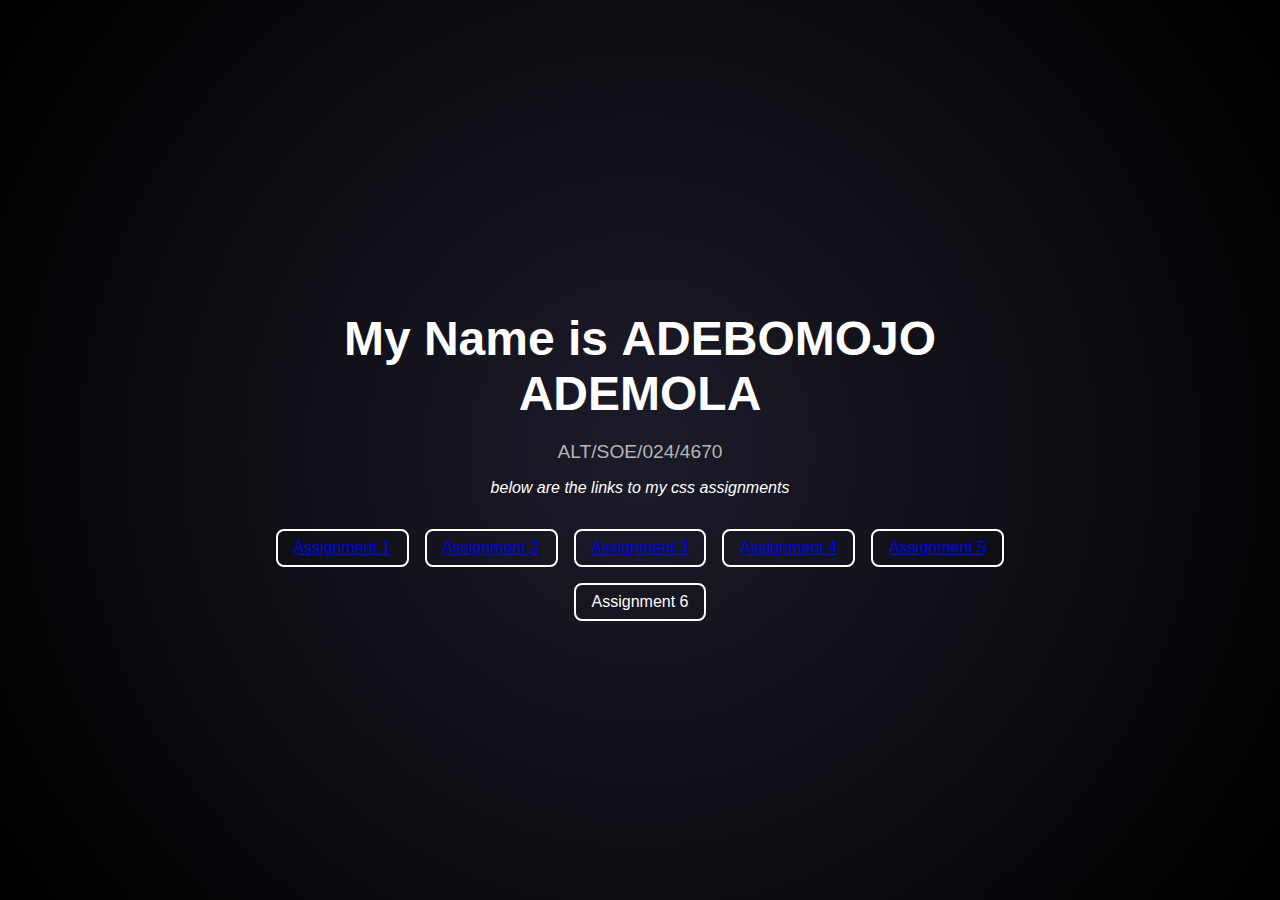
<file: index.html>
<!DOCTYPE html>
<html lang="en">
<head>
    <meta charset="UTF-8">
    <meta name="viewport" content="width=device-width, initial-scale=1.0">
    <title>Adebomojo Ademola</title>
    <link rel="stylesheet" href="./index.css">
</head>
<body>
    <div class="container">
        <h1>My Name is <strong>ADEBOMOJO ADEMOLA</strong></h1>
        <p class="info">ALT/SOE/024/4670</p>
        <p class="subtext">below are the links to my css assignments</p>
        <div class="assignments">
           <button> <a href="./css assignment 1/index.html">Assignment 1</a></button> 
            <button><a href="./css assignment 2/index.html">Assignment 2</a></button>
            <button> <a href="./css assignment 3/index.html">Assignment 3</a></button>
            <button><a href="./css assignment 4/">Assignment 4</a></button>
            <button><a href="./css assignment 5/">Assignment 5</a></button>
            <button>Assignment 6</button>
        </div>
    </div>
</body>
</html>
</file>
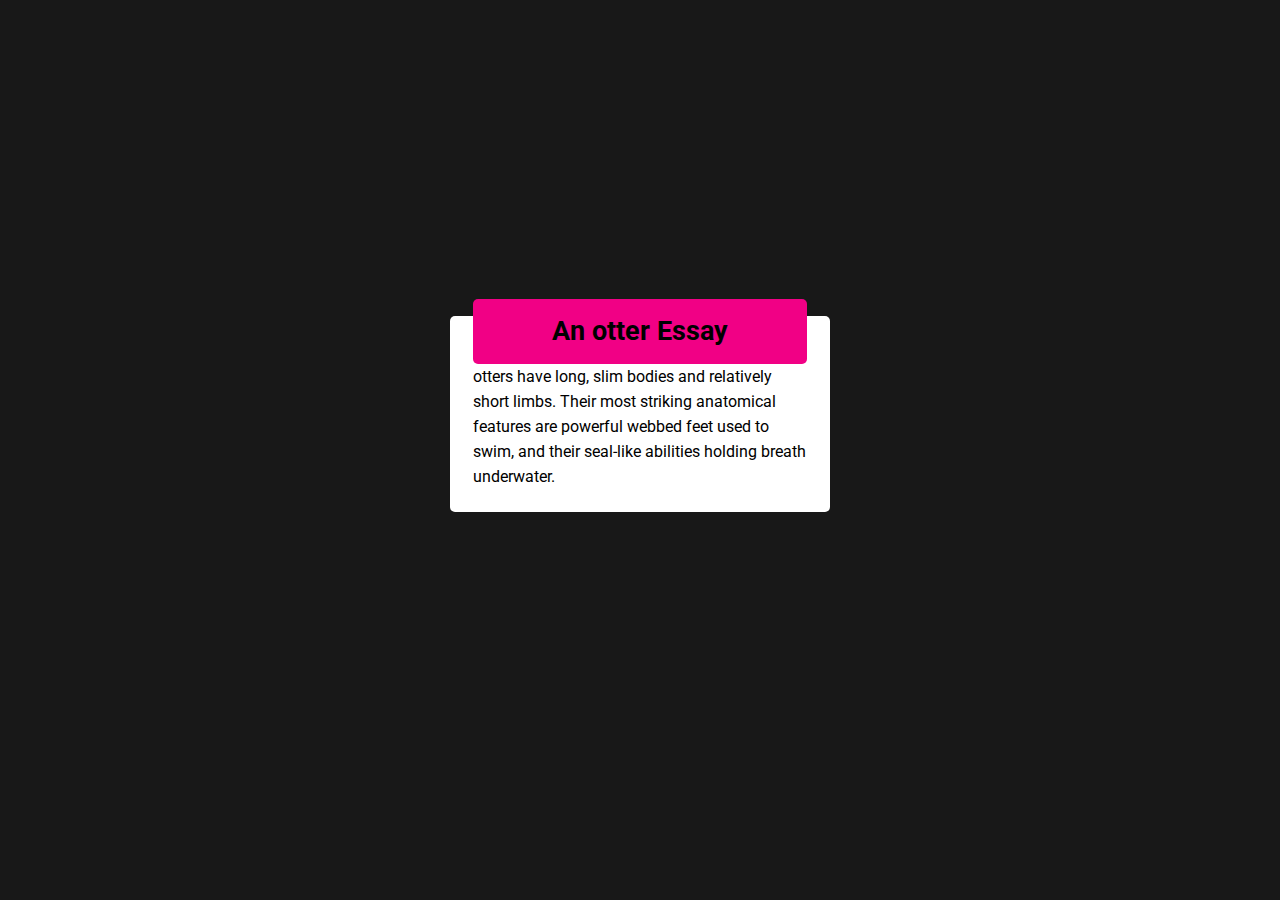
<file: css assignment 1/index.html>
<!DOCTYPE html>
<html lang="en">
<head>
    <meta charset="UTF-8">
    <meta name="viewport" content="width=device-width, initial-scale=1.0">
    <link rel="stylesheet" href="index.css">
    <title>otter</title>
    <link rel="preconnect" href="https://fonts.googleapis.com">
<link rel="preconnect" href="https://fonts.gstatic.com" crossorigin>
<link href="https://fonts.googleapis.com/css2?family=Dancing+Script:wght@400..700&family=Roboto:ital,wght@0,100..900;1,100..900&display=swap" rel="stylesheet">
      
</head>
<body>
    <main>
        <div class="otter-container">
        <div class="sub-container">
            <div class="title">
                An otter Essay
             </div>
              otters have long, slim bodies and relatively short limbs. Their most striking anatomical
             features are powerful webbed feet used to swim, and their seal-like abilities holding breath
             underwater.
        </div>
        </div>
    </main>
</body>
</html>
</file>
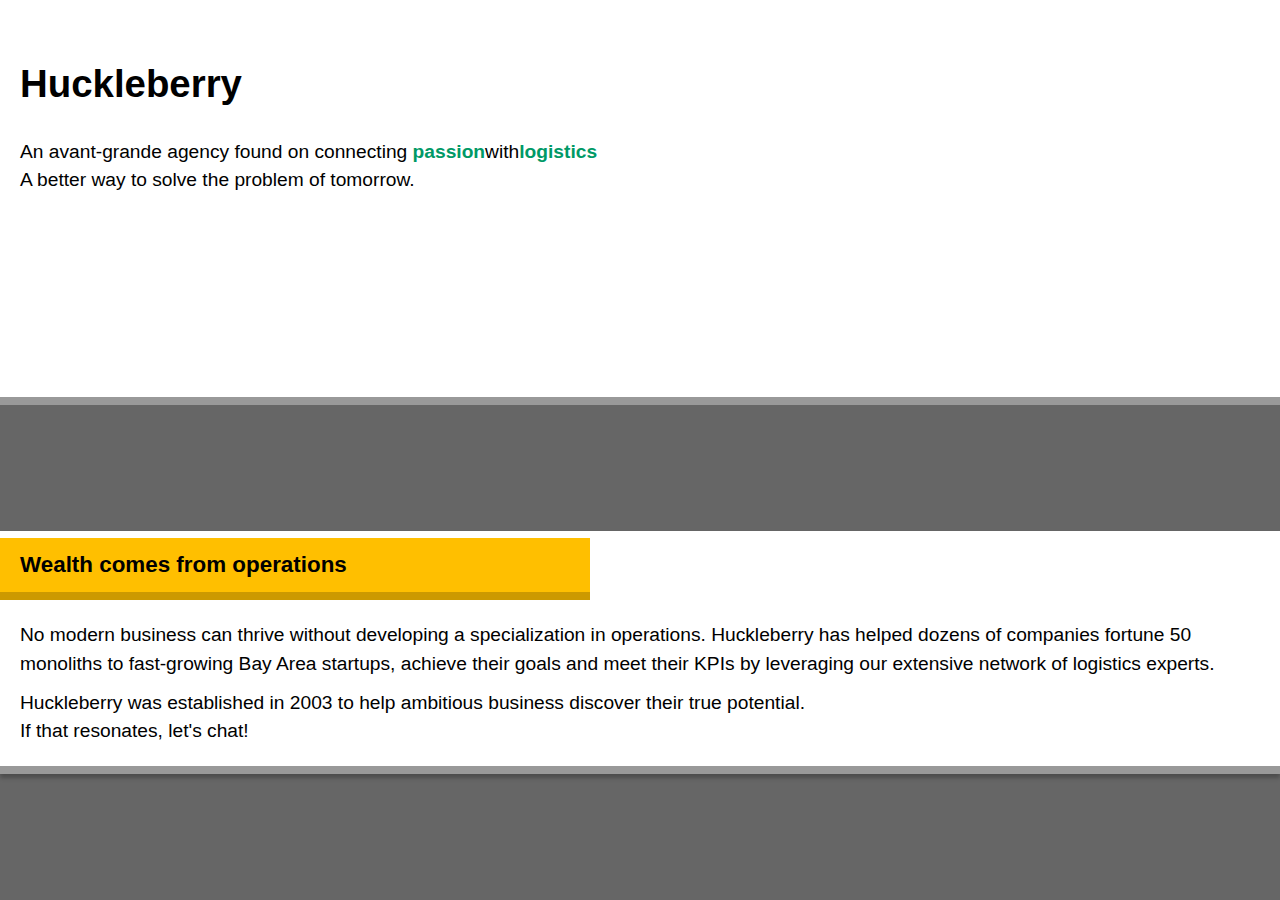
<file: css assignment 2/index.html>
<!DOCTYPE html>
<html lang="en">
<head>
    <meta charset="UTF-8">
    <meta name="viewport" content="width=device-width, initial-scale=1.0">
    <title>Huckleberry</title>
    <link rel="stylesheet" href="./index.css">
</head>
<body>
    <header class="header">
        <div class="header-content">
            <h1>Huckleberry</h1>
            <div class="intro">
                <p class="primary">
                    An avant-grande agency found on connecting
                    <span class="highlight">passion</span>with<span class="highlight">logistics</span>
                </p>
                <p class="secondary">
                    A better way to solve the problem of tomorrow.
                </p>
            </div>
        </div>
        
    </header>
    <main>
        <article class="card">
            <header class="banner">
                <h2> Wealth comes from operations</h2>
            </header>
            <div class="card-content">
                <p class="card-text1">
                    No modern business can thrive without developing a specialization in operations. Huckleberry has helped dozens of companies fortune 50 monoliths to fast-growing Bay Area startups, achieve their goals and meet their KPIs by leveraging our extensive network of logistics experts.
                </p>
                <p class="card-text2">
                    Huckleberry was established in 2003 to help ambitious business discover their true potential.<br>
                    If that resonates, let's chat!
                </p>
            </div>
        </article>
    </main>
    
</body>
</html>
</file>
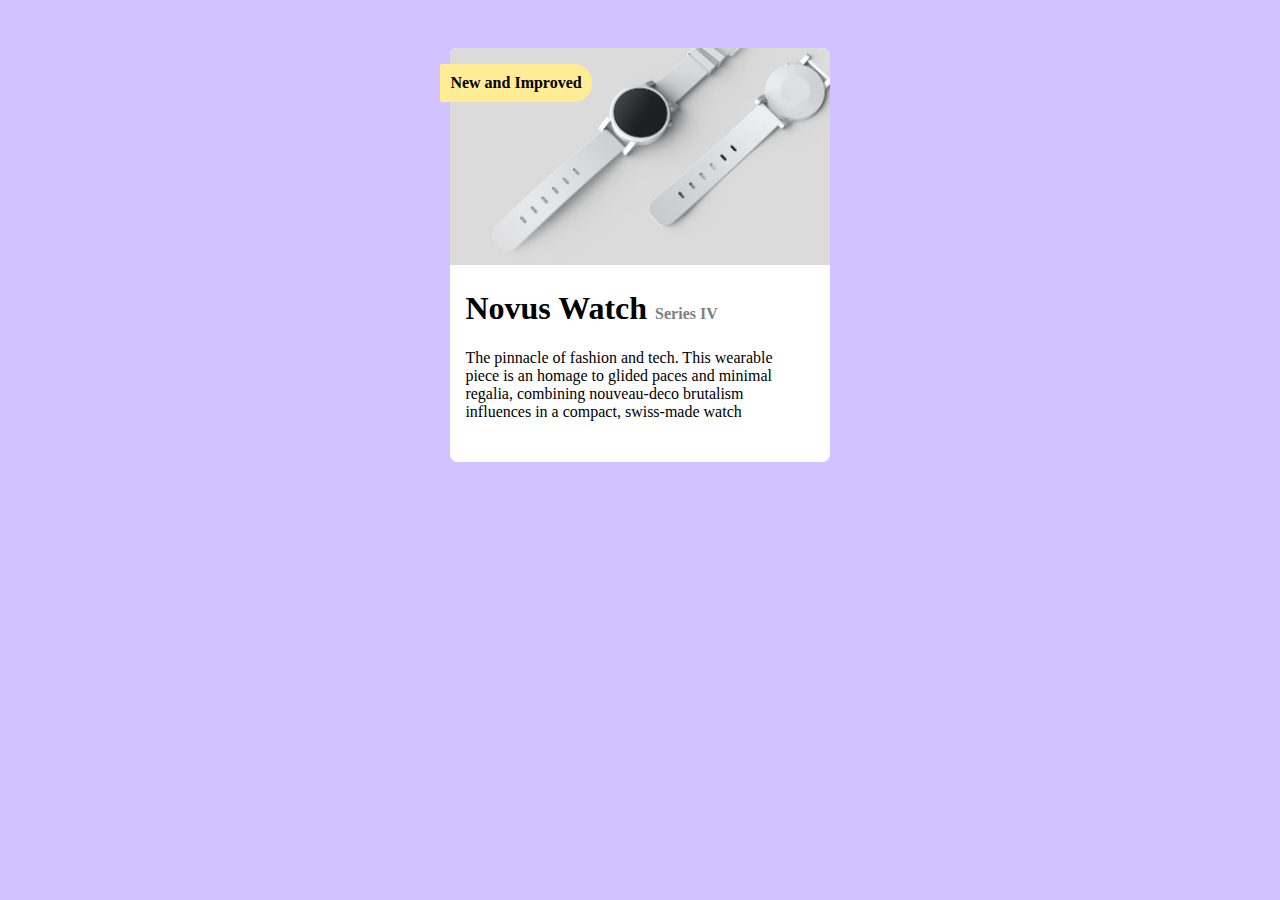
<file: css assignment 3/index.html>
<!DOCTYPE html>
<html lang="en">

<head>
    <meta charset="UTF-8">
    <meta name="viewport" content="width=device-width, initial-scale=1.0">
    <title>Novus watch</title>
    <link rel="stylesheet" href="./index.css">
</head>

<body>
    <section class="section">
        <div class="alpha">
            <div class="sur">
                <img src="./Screenshot 2025-01-27 003517.png" class="img">
                <p class="tag">New and Improved</p>
            </div>
            <div class="sub">
                <h1> Novus Watch <span class="span">Series IV</span></h1>
                <p> The pinnacle of fashion and tech. This wearable piece is an homage to glided paces and minimal
                    regalia, combining nouveau-deco brutalism influences in a compact, swiss-made watch</p>

            </div>
        </div>
    </section>
</body>

</html>
</file>
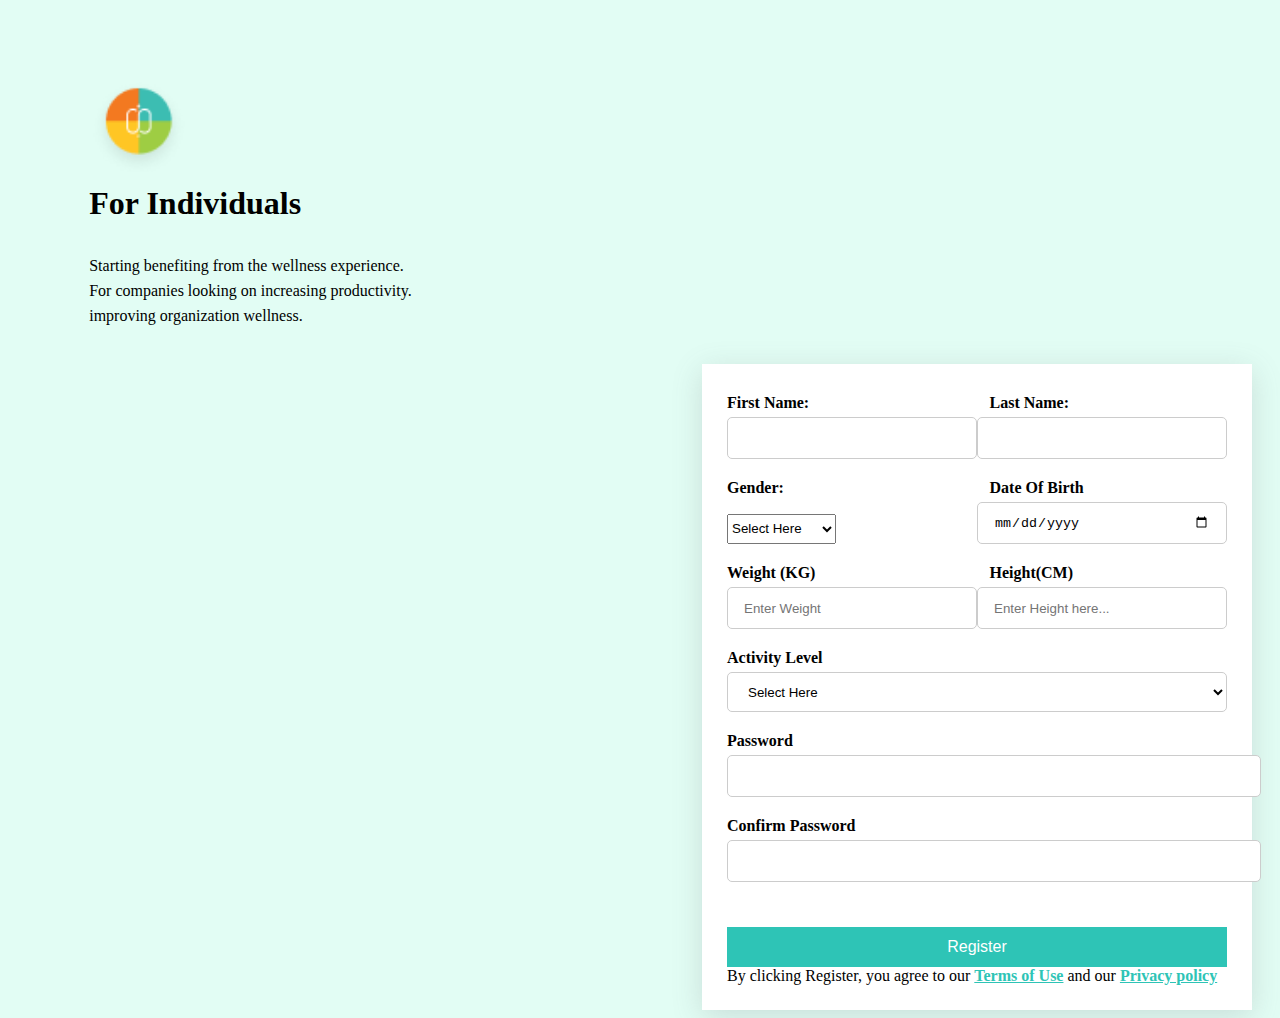
<file: css assignment 4/index.html>
<!DOCTYPE html>
<html lang="en">

<head>
    <meta charset="UTF-8">
    <meta name="viewport" content="width=device-width, initial-scale=1.0">
    <title>Assignment 6</title>
    <link rel="stylesheet" href="./index.css">
    <link rel="stylesheet" href="./index2.css">
</head>

<body>
    <section class="section-1 ">
        <div class="sub-sec">
            <div class="img-cont">
                <img src="./Logo.png">
            </div>
            <h1 class="h1"> For Individuals</h1>
            <p class="p1">Starting benefiting from the wellness experience. <br>For companies looking on increasing
                productivity.<br> improving organization wellness.</p>
            <p class="p2">Inspiring wholesome harmony for the mind,<br>body and spirit, everyone, everywhere</p>
        </div>
        <div class="container">
            <div class="column">

                <div class="input-box">
                    <label class="details">First Name:</label>
                    <input type="text">
                </div>
                <div class="input-box">
                    <label class="details">Last Name:</label>
                    <input type="text">
                </div>

                <div class="input-box">
                    <label class="detail">Gender:</label>
                    <select name="">
                        <datalist>
                            <option>Select Here</option>
                            <option value="male">Male</option>
                            <option value="female">Female</option>
                            <option value="rather not say">Rather not say</option>
                        </datalist>
                    </select>
                </div>

                <div class="input-box">
                    <label class="detail">Date Of Birth</label>
                    <input type="date">
                </div>

                <div class="input-box">
                    <label class="details">Weight (KG)</label>
                    <input type="text" placeholder="Enter Weight">
                </div>

                <div class="input-box">
                    <label class="details">Height(CM)<br></label>
                    <input type="text" placeholder="Enter Height here...">
                </div>

                <div class="input-bos">
                    <label class="details">Activity Level</label>
                    <select name="">
                        <datalist>
                            <option>Select Here</option>
                            <option value="sedentary">Sedentary</option>
                            <option value="light">Light Activity</option>
                            <option value="moderate">Moderate Activity</option>
                            <option value="vigorous">Vigorous Activity</option>
                        </datalist>
                    </select>
                </div>

                <div class="input-bos">
                    <label class="details">Password<br></label>
                    <input type="password">
                </div>

                <div class="input-bos">
                    <label class="details"> Confirm Password</label>
                    <input type="password">
                </div>

                <button>Register</button>
                <div class="term"> By clicking Register, you agree to our <a href="" class="terms">Terms of Use</a> and
                    our <a href="" class="privacy">Privacy policy</a>
                </div>
            </div>
        </div>




    </section>

</body>

</html>
</file>
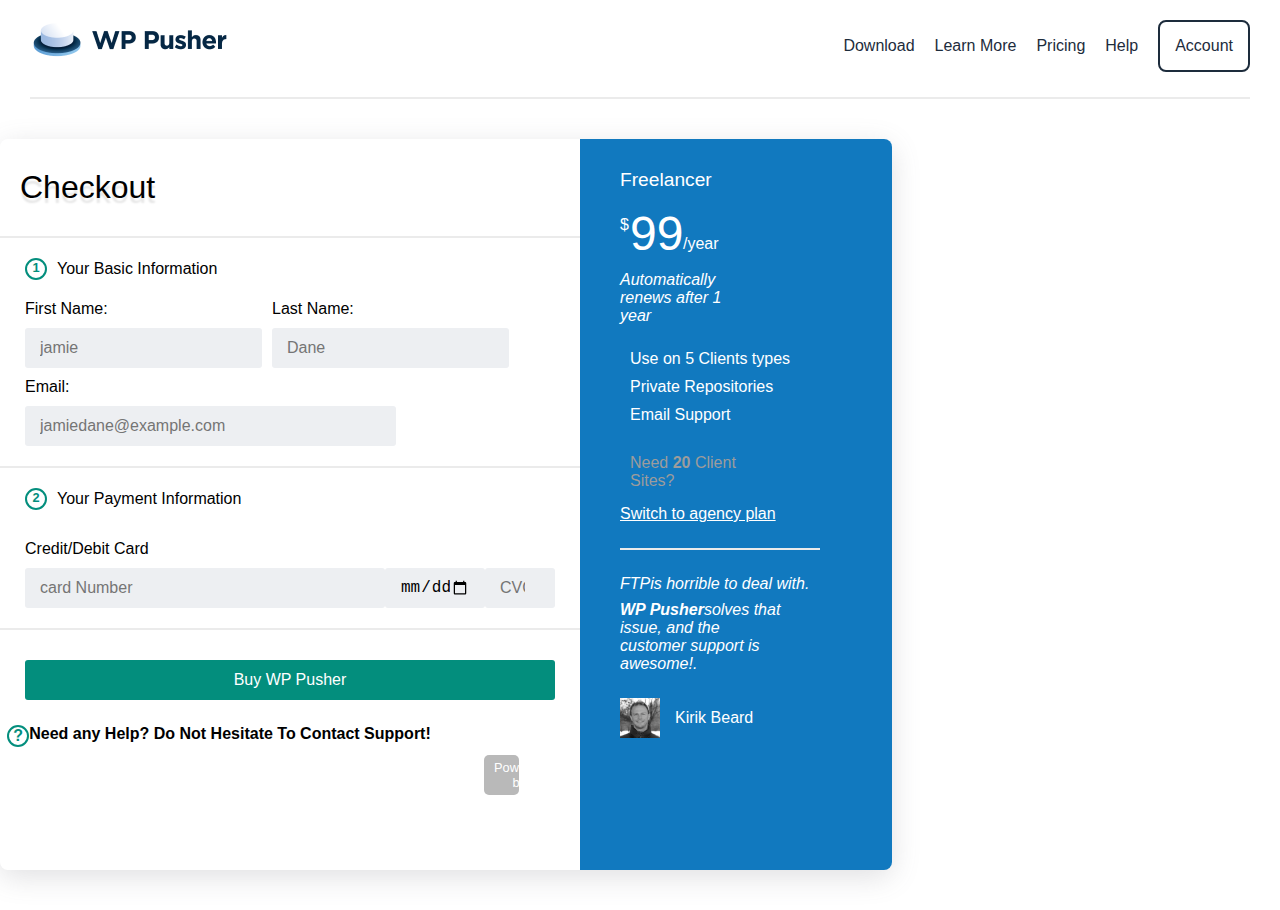
<file: css assignment 5/index.html>
<!DOCTYPE html>
<html lang="en">

<head>
    <meta charset="UTF-8">
    <meta name="viewport" content="width=device-width, initial-scale=1.0">
    <title>Css Assignment 5</title>
    <link rel="stylesheet" href="./index.css">
    <link rel="preconnect" href="https://fonts.googleapis.com">
</head>

<body>
    <header>
        <nav aria-labelledby="primary-navigation" class="head">
            <div class="img-2">
                <img src="./wppusher-logo copy.png" alt="WP Pusher">
            </div>
            <ul>
                <li class="li-1">
                    <a href="#">Download</a>
                </li>
                <li class="li-2">
                    <a href="#">Learn More</a>
                </li>
                <li class="li-3">
                    <a href="#">Pricing</a>
                </li>
                <li class="li-4">
                    <a href="#">Help</a>
                </li>
                <li class="li-5">
                    <a href="#">Account</a>
                </li>
            </ul>
        </nav>
        <div class="line3"></div>
    </header>

    <main class="parent-1">
        <div class="parent">
            <div class="sub">
                <div class="out">Checkout</div>
                <div class="line"></div>
                <div class="flex1">
                    <div class="num">1</div>
                    <div class="basic">Your Basic Information</div>
                </div>
                <div class="column">
                    <div class="input-box">
                        <label class="detail">First Name:</label>
                        <input type="text" placeholder="jamie">
                    </div>
                    <div class="input-box">
                        <label class="detail">Last Name:</label>
                        <input type="text" placeholder="Dane">
                    </div>
                </div>
                <div class="col">
                    <div class="input-box">
                        <label class="detail">Email:</label>
                        <input type="text" class="input1"  placeholder="jamiedane@example.com">
                    </div>
                </div>
                <div class="line"></div>
                <div class="flex1">
                    <div class="num">2</div>
                <div class="basic">Your Payment Information</div>
                </div>
            
            <div class="col">
                <div class="input-box">
                    <label class="detail">Credit/Debit Card</label>

                    <div class="card">
                        <input type="number" placeholder="card Number">
                        <input type="date" placeholder="MM/YY">
                        <input type="number" placeholder="CVC">
                    </div>
                </div>
            </div>
            <div class="line"></div>
            <div class="but-wrap">
                <button> Buy WP Pusher</button>
            </div>
            <div class="foot">
                <div class="numb">?</div>
                <div class="need"><span class="help"> Need any Help? </span> Do Not Hesitate To Contact Support!
                </div>
                <div class="but-2">
                    <button>Powered by<span> Stripe</span> </button>
                </div>
            </div>
            </div>

            <div class="sub2">
                <div class="free">
                    <p class="lan">Freelancer</p>
                    <div class="cont5">
                        <div class="dolls">$</div>
                        <p class="nine">99</p>
                        <span class="per">/year</span>
                    </div>
                    <p class="auto">Automatically renews after 1 year</p>
                    <p class="pri"><i class="fa-regular fa-circle-check"></i>Use on 5 Clients types</p>
                    <p class="pri"><i class="fa-regular fa-circle-check"></i>Private Repositories</p>
                    <p class="pri"><i class="fa-regular fa-circle-check"></i>Email Support</p>
                    <p class="needs">Need <span class="twenty">20</span> Client Sites?</p>
                    <p class="agency"><a href="#">Switch to agency plan</a></p>
                    <div class="line2"></div>
                    <p class="ftp"><span class="ftpl">FTP</span>is horrible to deal with.</p>
                    <p class="wp"><span class="ftp2">WP Pusher</span>solves that issue, and the customer support is
                        awesome!.</p>
                    <div class="pic-fold">
                        <img src="./Bitmap.png" alt="bit map">
                        <p class="kirik">Kirik Beard</p>
                    </div>
                </div>
            </div>


        </div>
    </main>

</body>

</html>
</file>
<file: index.css>
body {
    margin: 0;
    padding: 0;
    font-family: Arial, sans-serif;
    display: flex;
    justify-content: center;
    align-items: center;
    height: 100vh;
    background: radial-gradient(circle, #1c1b29, #000000);
    color: #ffffff;
    overflow: hidden;
}

.container {
    text-align: center;
    max-width: 800px;
}


h1 {
    font-size: 3rem;
    margin-bottom: 0.5rem;
}

.highlight {
    color: #f7df1e; 
}


.info {
    font-size: 1.2rem;
    color: #b5b5b5;
    margin-bottom: 1rem;
}


.subtext {
    font-size: 1rem;
    font-style: italic;
    margin-bottom: 2rem;
}


.assignments {
    display: flex;
    justify-content: center;
    gap: 1rem;
    flex-wrap: wrap;
}

button {
    background: transparent;
    border: 2px solid #ffffff;
    color: #ffffff;
    padding: 0.5rem 1rem;
    font-size: 1rem;
    border-radius: 8px;
    cursor: pointer;
    transition: all 0.3s ease;
}

button:hover {
    background: #ffffff;
    color: #000000;
    transform: scale(1.1);
}
</file>
<file: css assignment 1/index.css>
*{
    box-sizing: border-box;
}
html{
    font-size: 16px;
}


body{
    background-color: rgb(24, 24, 24);
    font-family: "Roboto", serif;
   
}
.otter-container{
    display: flex;
    align-items: center;
    justify-content: center;
    width: 100%;
    margin-top: 25%;
}
.sub-container{
    background-color: #fff;
    width: 30%;
    padding:23px ;
    border-radius: 5px;
    line-height: 25px;
    
}
.title{
    background-color: rgb(241, 0, 133);
    padding:20px 23px ;
    border-radius: 5px;
    font-size: 1.7rem;
    font-weight: bold;
    margin-top: -40px;
    text-align: center;

}
</file>
<file: css assignment 2/index.css>
font-face{
    font-family:"lato";
    font-weight: 800;
    src: url("lato-font/lato-black.ttf") format("truetype");
}
font-face{
    font-family:"lato";
    font-weight: 800;
    src: url("lato-font/lato-Regular.ttf") format("truetype");
}
*{
    margin: 0;
    padding: 0;
    box-sizing: border-box;
}
body{
    height: 100vh;
    display: flex;
    line-height: 1.5;
    flex-direction: column;
    font-family: lato,sans-serif;
    font-size: 1.2rem;
}
.header{
    height: 45vh;
    background-color:#fff ;
    border-bottom: 8px solid #999999;
}
main{
    display: flex;
    flex: 1;
    justify-content: center;
    align-items: center;
    background-color: #666666;
}
.header-content{
    margin: 55px 0 0 0;
    padding: 0 20px;
    width: 100%;
}
.intro{
    margin-top: 10px;
}
.primary{
    padding-top: 15px;
}
.highlight{
    color: #009966;
    font-weight: 800;
}
.card{
    width: 100%;
    padding: 20px;
    position: relative;
    background-color: #fff;
    box-shadow: 0 4px 4px 0 #00000040;
    border-bottom: 8px solid #999999;
}
.card-content{
    margin-top: 70px;
}
.banner h2{
    position: absolute;
    top: 7px;
    left: -10px;
    width: 600px;
    padding: 10px 30px;
    font-size: 1.4rem;
    color: #000000;
    background-color: #ffbf00;
    border-bottom: 8px solid #cc9900;
}
.card-text1{
    padding-bottom: 10px;
}
@media screen and(min-width:480px){
    .header-content{
        width: 60%;
    }
    .banner h2{
        font-size: 40px;

    }
}

@media screen and(min-width:769px){
    .header-content{
        width: 435px;
        margin: 55px 0 0 max(5px, calc((100vw-950px)/2));

    }
    .card{
        width: 950px;
        margin-top: 0;
    }
    .banner h2{
        max-width: 47%;
        font-size: 1.7rem;
    }
}

@media screen and(min-width:1280px) {
    .header-content{
        margin-left: calc((100vw-950px)/2);
    }
}
</file>
<file: css assignment 3/index.css>
html,body{
    background-color: rgb(210, 194, 255);
    
}
.alpha{
    margin-top: 40px;
}
.section{
    display: flex;
    justify-content: center;
    align-items: center;
    width: 100%;
}
div{
    border: 1px solid red;
    border: none;
    background-color: #fff;
    border-radius: 8px;
    width: 30%;
}
.img{
    width: 100%;
    border-radius:8px 8px 0 0;
}
.sur{
    width: 100%;
    border-radius:8px 8px 0 0;
    position: relative;
}
.tag{
    position: absolute;
    top: 0;
    background-color: rgb(255,236,149);
    padding: 10px;
    border-radius: 2px 18px 18px 2px;
    font-weight: bold;
    left: -10px;
}
.sub{
    width: 90%;
    padding-left: 15px;
    padding-bottom: 25px;
}
.span{
    font-size: 16px;
    color: grey;
}
</file>
<file: css assignment 4/index.css>
body{
    max-width: 1440px;
    background-color: rgb(226,253,244);
font-family:"Mulish", serif;
}
.section-1{
    display: flex;
    flex-direction: column;
    align-items: center;
    justify-content: center;
    gap: 50px;
    padding-top: 50px;
    padding-left: 20px;
    padding-right: 20px;

}
.sub-sec{
    width: 90%;
    
    padding: 20px 0;
    justify-content: space-between;
}
.logo-cont{
    padding-top: 90px;
}
img{
    width: 100px;
}
.h1{
    padding-top: 100px;
    padding-top: 1px;
    margin-top: auto;
    font-size: 32px;
    display: flex;
}
.p1{
    line-height: 25px;
    width: 80%;
    padding-top: 10px;
    padding-right: 500px
    
}
.p2{
    display: none;
}
.container{
    box-shadow: rgba(100, 100, 111, 0.2) 0px 7px 29px 0px;
    background-color: #fff;
    padding: 25px;
    max-width: 500px;
    margin-left: auto;
    margin-top:-50px;
}
.column{
    display: flex;
    justify-content: space-between;
    flex-wrap: wrap;
}
.input-box{
    display: flex;
    justify-content: space-between;
    flex-wrap: wrap;
    width: 50%;
    padding-bottom: 15px;
}
</file>
<file: css assignment 4/index2.css>
.input-box:nth-child(2n){
    justify-content: end;
}
.input-box label{
    width: 95%;
    padding: 5px 0;
    font-weight: bold;
}
.input-box input{
    height: 40px;
    width: 95%;
    padding: 0 16px;
    border-radius: 5px;
    border: 1px solid #ccc;
    outline: none;
    color: black;
    background-color: #fff;
}
.input-box select:hover{
    border: 2px solid #2EC4B6 ;
}
.input-bos{
    display: flex;
    flex-direction: column;
    width: 100%;
    padding-bottom: 15px;
}
.input-bos input{
    height: 40px;
    width: 100%;
    padding: 0 16px;
    border-radius: 5px;
    border: 1px solid #ccc;
    outline: none;
    color: black;
}
.input-bos select{
    background-color: #fff;
    height: 40px;
    width: 100%;
    padding: 0 16px;
    border-radius: 5px;
    border: 1px solid #ccc;
    outline: none;
    color: black;
}
.input-bos select:hover{
    border: 2px solid #2EC4B6;
}
.input-bos label{
    width: 100%;
    font-weight: bold;
    padding: 5px 0;
}
button{
    height: 40px;
    width: 100%;
    color: #fff;
    font-size: 16px;
    font-weight: 400;
    margin-top: 30px;
    border: none;
    cursor: pointer;
    transition: all 0.2s ease;
    background: #2EC4B6;
}
button:hover{
    background: #4beede;
}
.term a{
    color: #2EC4B6;
    font-weight: bold;
}
@media(max-width:700px){
    .section-1{
        padding-left: 3px;
        padding-right: 3px;
    }
    .logo-cont{
        padding-top: 0px;
    }
    .sub-sec{
        flex-direction: row;
        flex-wrap: wrap;
        padding: 5px 0;
    }
    h1{
        font-size: 24px;
    }
    .container{
        min-width: 280px;
    }
    .input-box{
        margin-bottom: 12px;
        width: 100%;
    }
    .input-box:nth-child(2n){
        justify-content: space-between;
    }
    img{
        width: 20%;
    }
    .p1{
        display: none;
    }
    .p2{
        display: block;
        font-size: 0.8rem;
        padding-bottom: 30px;
    }
}
</file>
<file: css assignment 5/index.css>
*{
    box-sizing: border-box;
    padding: 0;
    margin: 0;
}
body{
    font-family:'Gill Sans', 'Gill Sans MT', Calibri, 'Trebuchet MS', sans-serif;
}
header{
    margin-top: 20px;
    margin-left: 30px;
    margin-right: 30px;
}
.line3{
    width: 100%;
    color: rgb(235, 235, 235);
    border: 1px solid;
    padding-left: 200px;
    margin: 25px 0;
    text-align: center;
}
.head{
    display: flex;
    justify-content: space-between;
}
.head a{
    text-decoration: none;
    color: #1D2C3C;
}
.head a:hover{
    border: 2px solid #1D2C3C; 
    padding: 15px;
    border-radius: 8px;
}
ul{
    display: flex;
    align-items: center;
    gap: 20px;
    list-style-type: none;
}
.li-5{
    border: 2px solid #1D2C3C;
    padding: 15px;
    border-radius: 8px;
}
.parent1{
    display: flex;
    flex-direction: column;
    align-items: center;
    justify-content: center;
    gap: 50px;
    padding-left: 10px;
    padding-right: 10px;
    width: 100%;
}
.out{
    padding-left: 20px;
    font-size: 32px;
    margin: 30px 0;
    text-shadow: 0px 5px 2px #e6e6e6;
}
.line{
    width: 100%;
    color: rgb(235, 235, 235);
    border: 1px solid;
    padding: 0;
}

.parent{
    box-shadow: rgba(100,100,111,0.2) 0px 7px 29px 0px;
    width: 892px;
    border-radius: 12px;
    margin: 40px 0;
    display: grid;
    grid-template-columns: 1fr 312px;
}
.sub{
    border-radius: 8px;
    background-color: #fff;
    width: 100%;
    padding: 0px 0px 50px 0;
}
.card{
    display: grid;
    grid-template-columns: 1fr 100px 70px;
}
.flex1{
    display: flex;
    align-items: center;
    padding: 20px 25px;
}
.num{
    font-weight: bold;
    font-size: 0.8rem;
    color: #038E7D;
    border: 2px solid;
    width: 22px;
    height: 22px;
    border-radius: 50%;
    text-align: center;
}
.basic{
    margin-left: 10px;
}
input{
    height: 40px;
    width: 100%;
    outline: none;
    font-size: 16px;
    border: none;
    background-color: #EDEFF2;
    border-radius: 3px;
    padding: 0 15px;
}
.card input{
    border: none;
    background-color: #EDEFF2;
}
.input-box{
    display: flex;
    gap: 10px;
    flex-direction: column;
}
.grid{
    width: 100%;
    display: grid;
    grid-template-columns: 1fr 70px 40px;
}
.input1{
    height: 40px;
    width: 70%;
    outline: none;
    font-size: 1rem;
    border: none;
    background-color: #EDEFF2;
    border-radius: 3px;
    padding: 0 15px;
}
.col{
    padding: 10px 25px 20px;
}
.column{
    display: flex;
    column-gap: 10px;
    padding: 0 25px;
}
.col2{
    display: flex;
    padding: 15px 25px;
}
.but-wrap{
    padding: 0px 25px;
}

button{
    height: 40px;
    width: 100%;
    color: #fff;
    font-size: 16px;
    font-weight: 400;
    margin-top: 30px;
    border: none;
    border-radius: 3px;
    cursor: pointer;
    transition: all 0.2s ease;
    background: #038E7D;
    
}
.foot{
    display: flex;
    justify-content: center;
    margin: 25px 0;
}
.numb{
    font-weight: bold;
    font-size: 16px;
    color: #038E7D;
    border: 2px solid;
    width: 22px;
    height: 22px;
    border-radius: 50%;
    text-align: center;
}
.needs{
    margin-left: 10px;
    width: 50%;
    color: rgb(156, 156, 156);
}
.help{
    font-weight: bold;
    color:  #000;
}
.but-2{
    display: flex;
    justify-content: center;
    align-items: center;
    margin: 0px 0px;
}
.but-2 button{
    border: none;
    background: #b9b9b9;
    color: #fff;
    font-size: 0.8rem;
    border-radius: 5px;
    width: 25%;
    display: flex;
    align-items: center;
    padding: 10px;
}
.but-2 span{
    font-weight: bold;
    font-size: 1.2rem;
}
.need{
    font-weight: bold;
}
.support{
    width: 30%;
}
.support a{
text-decoration: none;
}
.agency a{
    color: #fff;
}
.sub2{
    background-color: #1179BF;
    padding: 0px 50px 50px 0;
    border-radius: 0px 8px 8px 0;

}
.free{
    color: #fff;
    padding-left: 40px;
    padding-top: 30px;
    margin-left: auto;
    margin-right: auto;
}
.lan{
    font-size: 1.2rem;
}
.cont5{
    position: relative;
    margin-top: 15px;
    margin-bottom: 10px;
}
.dolls{
    position: absolute;
    top: 10px;
}
.nine{
    font-size: 3rem;
    margin-left: 10px;
}
.per{
    font-size: 16px;
    position: absolute;
    left: 63px;
    bottom: 8px;
}
.auto{
    font-style: italic;
    width: 55%;
    padding-bottom: 20px;
}
.pri{
    padding: 5px 0;
}
i{
    padding-right: 10px;
}
.needs{
padding: 25px 0 15px 0;
}
.twenty{
    font-weight: bold;
}
.line2{
    width: 90%;
    color: rgb(235, 235, 235);
    border: 1px solid;
    padding-left: 20px;
    margin: 25px 0;
}
.ftp{
    font-style: italic;
}
.ftp2{
    font-weight: bold;
}
.wp{
    width: 75%;
    margin: 8px 0;
    font-style: italic;
}
.pic-fold{
    display: flex;
    align-items: center;
    margin: 25px 0;
}
.kirik{
    margin-left: 15px;
}
</file>
